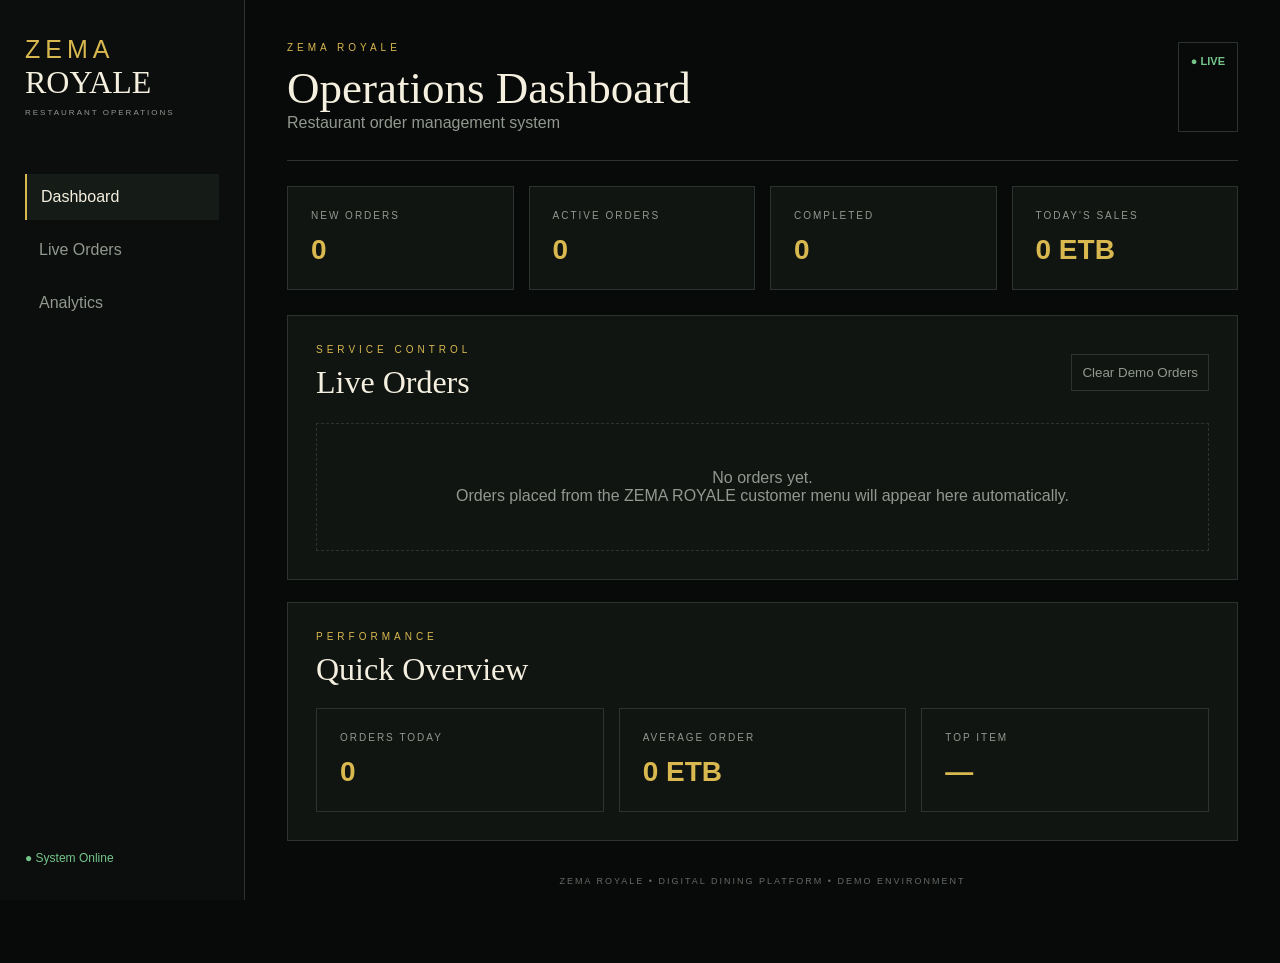
<file: dashboard.html>
<!DOCTYPE html>
<html lang="en">
<head>
    <meta charset="UTF-8">
    <meta name="viewport" content="width=device-width, initial-scale=1.0">

    <title>ZEMA ROYALE | Operations Dashboard</title>

    <link rel="stylesheet" href="dashboard.css">
</head>

<body>

    <aside class="sidebar">

        <div class="brand">
            <span>ZEMA</span>
            <b>ROYALE</b>
            <small>RESTAURANT OPERATIONS</small>
        </div>

        <nav>
            <a class="active" href="#">Dashboard</a>
            <a href="#orders">Live Orders</a>
            <a href="#analytics">Analytics</a>
        </nav>

        <div class="online">
            ● System Online
        </div>

    </aside>


    <main class="main">

        <header class="top">

            <div>
                <p>ZEMA ROYALE</p>

                <h1>Operations Dashboard</h1>

                <span>
                    Restaurant order management system
                </span>
            </div>

            <strong>● LIVE</strong>

        </header>


        <!-- STATISTICS -->

        <section class="stats">

            <div>
                <small>NEW ORDERS</small>
                <b id="newOrders">0</b>
            </div>

            <div>
                <small>ACTIVE ORDERS</small>
                <b id="activeOrders">0</b>
            </div>

            <div>
                <small>COMPLETED</small>
                <b id="completedOrders">0</b>
            </div>

            <div>
                <small>TODAY'S SALES</small>
                <b id="todaySales">0 ETB</b>
            </div>

        </section>


        <!-- ORDERS -->

        <section class="panel" id="orders">

            <div class="panelhead">

                <div>
                    <p>SERVICE CONTROL</p>
                    <h2>Live Orders</h2>
                </div>

                <button id="clearOrders">
                    Clear Demo Orders
                </button>

            </div>

            <div id="ordersList"></div>

        </section>


        <!-- ANALYTICS -->

        <section class="panel" id="analytics">

            <p>PERFORMANCE</p>

            <h2>Quick Overview</h2>

            <div class="overview">

                <div>
                    <small>ORDERS TODAY</small>
                    <b id="ordersToday">0</b>
                </div>

                <div>
                    <small>AVERAGE ORDER</small>
                    <b id="averageOrder">0 ETB</b>
                </div>

                <div>
                    <small>TOP ITEM</small>
                    <b id="topItem">—</b>
                </div>

            </div>

        </section>


        <footer>
            ZEMA ROYALE • DIGITAL DINING PLATFORM • DEMO ENVIRONMENT
        </footer>

    </main>


    <script src="dashboard.js"></script>

</body>
</html>
</file>
<file: dashboard.css>
* {
    box-sizing: border-box;
}

body {
    margin: 0;
    background: #080a09;
    color: #f4efdf;
    font-family: Arial, sans-serif;
}


/* SIDEBAR */

.sidebar {
    position: fixed;
    inset: 0 auto 0 0;

    width: 245px;

    background: #0b0e0c;

    border-right: 1px solid #2c332e;

    padding: 35px 25px;

    display: flex;
    flex-direction: column;
}


.brand span {
    display: block;

    color: #d9b84f;

    font-size: 25px;

    letter-spacing: 5px;
}


.brand b {
    display: block;

    font: 400 32px Georgia;
}


.brand small {
    font-size: 8px;

    letter-spacing: 2px;

    color: #92988f;
}


.sidebar nav {
    margin-top: 55px;

    display: grid;

    gap: 7px;
}


.sidebar a {
    padding: 14px;

    color: #92988f;

    text-decoration: none;

    transition: 0.2s;
}


.sidebar a.active,
.sidebar a:hover {
    background: #151b17;

    color: #f4efdf;

    border-left: 2px solid #d9b84f;
}


.online {
    margin-top: auto;

    color: #75c58b;

    font-size: 12px;
}


/* MAIN */

.main {
    margin-left: 245px;

    padding: 42px;

    max-width: 1500px;
}


/* HEADER */

.top {
    display: flex;

    justify-content: space-between;

    border-bottom: 1px solid #2c332e;

    padding-bottom: 28px;
}


.top p,
.panel > p,
.panelhead p {
    color: #d9b84f;

    font-size: 10px;

    letter-spacing: 4px;

    margin: 0 0 9px;
}


.top h1 {
    font: 400 45px Georgia;

    margin: 0;
}


.top span {
    color: #92988f;
}


.top > strong {
    border: 1px solid #2c332e;

    padding: 12px;

    color: #75c58b;

    font-size: 11px;
}


/* STATISTICS */

.stats {
    display: grid;

    grid-template-columns: repeat(4, 1fr);

    gap: 15px;

    margin: 25px 0;
}


.stats > div,
.overview > div {
    background: #101512;

    border: 1px solid #2c332e;

    padding: 23px;
}


.stats small,
.overview small {
    display: block;

    color: #92988f;

    font-size: 10px;

    letter-spacing: 2px;
}


.stats b,
.overview b {
    display: block;

    color: #d9b84f;

    font-size: 28px;

    margin-top: 13px;
}


/* PANELS */

.panel {
    background: #101512;

    border: 1px solid #2c332e;

    margin-top: 22px;

    padding: 28px;
}


.panelhead {
    display: flex;

    justify-content: space-between;

    align-items: center;

    margin-bottom: 22px;
}


.panelhead h2,
.panel h2 {
    font: 400 32px Georgia;

    margin: 0;
}


.panelhead button {
    background: transparent;

    border: 1px solid #2c332e;

    color: #92988f;

    padding: 10px;

    cursor: pointer;

    transition: 0.2s;
}


.panelhead button:hover {
    border-color: #d9b84f;

    color: #d9b84f;
}


/* ORDER CARD */

.order {
    display: grid;

    grid-template-columns: 1.2fr 1fr auto;

    gap: 20px;

    align-items: center;

    background: #141a16;

    border: 1px solid #2c332e;

    padding: 20px;

    margin-bottom: 12px;
}


.order:last-child {
    margin-bottom: 0;
}


.badge {
    display: inline-block;

    border: 1px solid #d9b84f;

    color: #d9b84f;

    padding: 5px 8px;

    font-size: 9px;

    letter-spacing: 1px;

    margin-bottom: 9px;
}


.customer {
    font-size: 20px;

    margin: 5px 0;
}


.meta,
.items {
    color: #92988f;

    font-size: 13px;

    line-height: 1.7;
}


.total {
    color: #d9b84f;

    font-weight: bold;

    font-size: 21px;

    text-align: right;
}


.actions {
    text-align: right;

    margin-top: 10px;
}


.action {
    background: transparent;

    color: #f4efdf;

    border: 1px solid #2c332e;

    padding: 8px;

    margin: 3px;

    cursor: pointer;

    font-size: 9px;

    transition: 0.2s;
}


.action:hover {
    border-color: #d9b84f;

    color: #d9b84f;
}


/* EMPTY */

.empty {
    text-align: center;

    color: #92988f;

    border: 1px dashed #2c332e;

    padding: 45px;
}


/* ANALYTICS */

.overview {
    display: grid;

    grid-template-columns: repeat(3, 1fr);

    gap: 15px;

    margin-top: 20px;
}


/* FOOTER */

footer {
    text-align: center;

    color: #656b64;

    font-size: 9px;

    letter-spacing: 2px;

    padding: 35px;
}


/* TABLET */

@media (max-width: 900px) {

    .sidebar {
        position: static;

        width: 100%;

        height: auto;
    }


    .main {
        margin: 0;

        padding: 22px;
    }


    .stats {
        grid-template-columns: repeat(2, 1fr);
    }


    .order {
        grid-template-columns: 1fr;
    }


    .total,
    .actions {
        text-align: left;
    }


    .overview {
        grid-template-columns: 1fr;
    }
}


/* MOBILE */

@media (max-width: 520px) {

    .stats {
        grid-template-columns: 1fr;
    }


    .top h1 {
        font-size: 35px;
    }


    .top > strong {
        display: none;
    }
}
</file>
